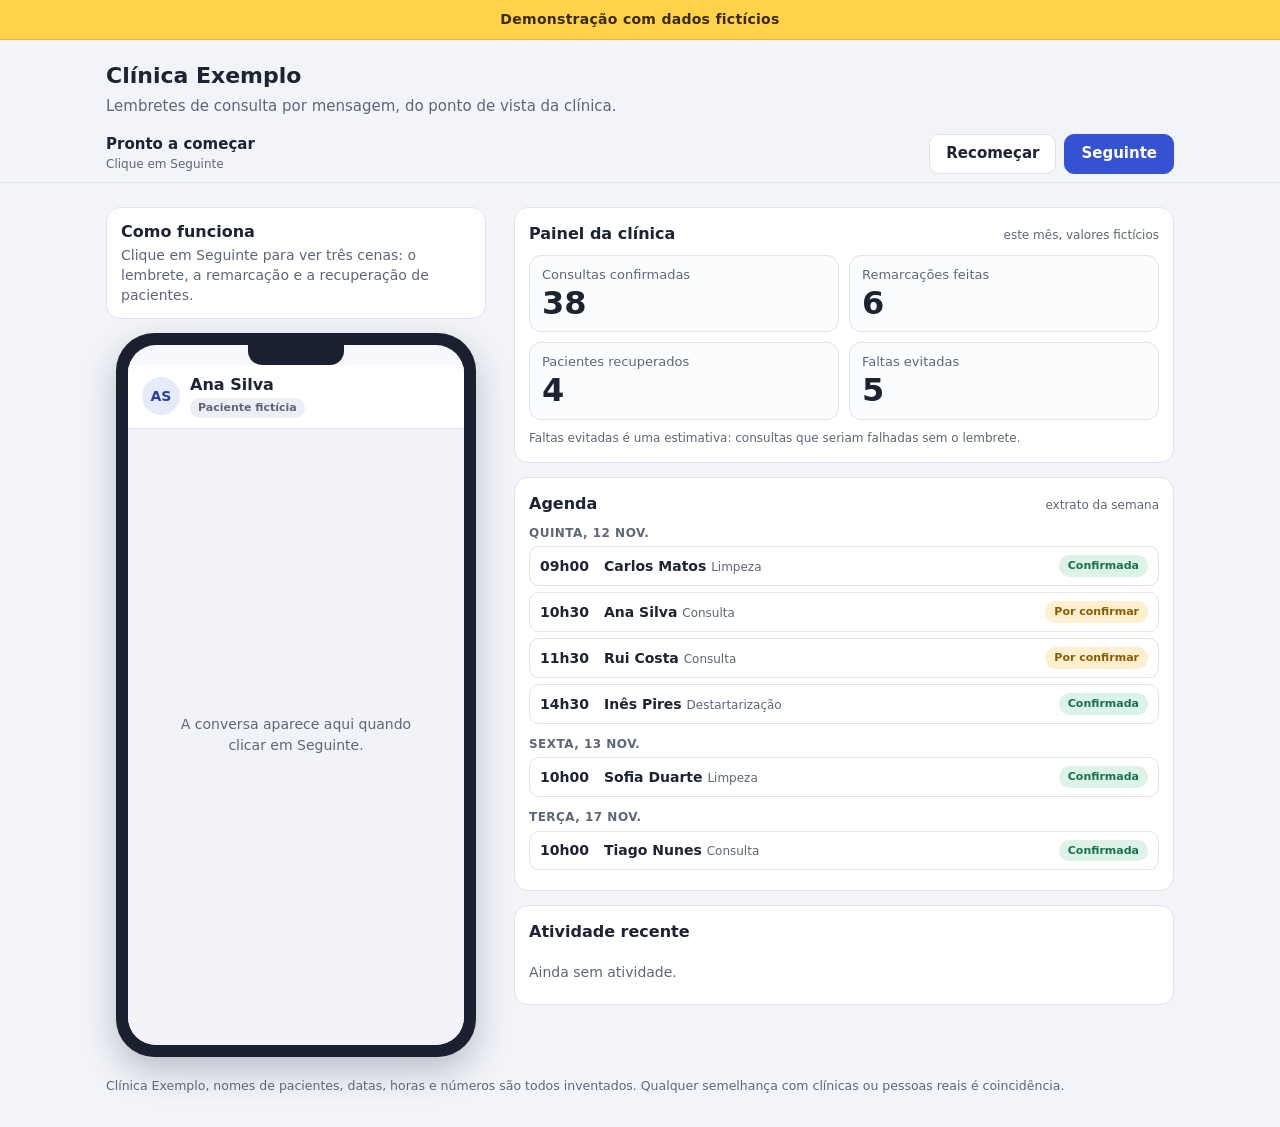
<file: index.html>
<!doctype html>
<html lang="pt-PT">
<head>
<meta charset="utf-8">
<meta name="viewport" content="width=device-width, initial-scale=1">
<title>Clínica Exemplo | Lembretes por mensagem</title>
<meta name="description" content="Demonstração com dados fictícios de um sistema de lembretes de consulta por mensagem.">
<style>
  :root {
    --bg: #f2f4f9;
    --card: #ffffff;
    --text: #1c2333;
    --muted: #5d6679;
    --line: #dfe3ec;
    --primary: #3452d1;
    --primary-dark: #263ea8;
    --primary-soft: #e6ebfc;
    --ok: #17724a;
    --ok-soft: #ddf3e8;
    --warn: #8a5a00;
    --warn-soft: #fdf0cf;
    --free: #5d6679;
    --free-soft: #eceff4;
    --banner: #ffd24a;
    --banner-text: #3a2b00;
    --banner-h: 40px;
    --bar-h: 56px;
  }
  * { box-sizing: border-box; }
  html { scroll-behavior: smooth; }
  body {
    margin: 0;
    background: var(--bg);
    color: var(--text);
    font-family: system-ui, -apple-system, "Segoe UI", Roboto, Helvetica, Arial, sans-serif;
    line-height: 1.45;
    padding-top: var(--banner-h);
    -webkit-text-size-adjust: 100%;
  }

  /* Banner fixo */
  .banner {
    position: fixed; top: 0; left: 0; right: 0; z-index: 30;
    height: var(--banner-h);
    display: flex; align-items: center; justify-content: center;
    background: var(--banner); color: var(--banner-text);
    font-weight: 700; font-size: 14px; letter-spacing: .02em;
    padding: 0 16px; text-align: center;
    border-bottom: 1px solid rgba(0,0,0,.12);
  }

  .intro { max-width: 1100px; margin: 0 auto; padding: 20px 16px 8px; }
  .intro h1 { margin: 0; font-size: 22px; }
  .intro p { margin: 4px 0 0; color: var(--muted); font-size: 15px; }

  /* Barra de controlo */
  .controls {
    position: sticky; top: var(--banner-h); z-index: 20;
    background: rgba(242,244,249,.96);
    backdrop-filter: blur(6px);
    border-bottom: 1px solid var(--line);
  }
  .controls-inner {
    max-width: 1100px; margin: 0 auto; min-height: var(--bar-h);
    padding: 8px 16px; display: flex; align-items: center; justify-content: space-between; gap: 12px;
  }
  .scene-count { font-weight: 700; font-size: 15px; min-width: 0; }
  .scene-count small { display: block; font-weight: 400; color: var(--muted); font-size: 12px; }
  .btns { display: flex; gap: 8px; flex-shrink: 0; }
  button {
    font: inherit; font-weight: 700; font-size: 15px;
    min-height: 40px; padding: 0 16px; border-radius: 10px; cursor: pointer;
    border: 1px solid var(--line); background: var(--card); color: var(--text);
  }
  button.primary { background: var(--primary); border-color: var(--primary); color: #fff; }
  button.primary:hover:not(:disabled) { background: var(--primary-dark); }
  button:disabled { opacity: .45; cursor: not-allowed; }
  button:focus-visible { outline: 3px solid #1b1b1b; outline-offset: 2px; }

  /* Layout */
  .layout {
    max-width: 1100px; margin: 0 auto; padding: 16px;
    display: grid; grid-template-columns: 1fr; gap: 20px;
  }
  @media (min-width: 860px) {
    .layout { grid-template-columns: 380px minmax(0, 1fr); align-items: start; gap: 28px; padding-top: 24px; }
    .panel { position: sticky; top: calc(var(--banner-h) + var(--bar-h) + 16px); }
  }
  .col-phone, .panel { min-width: 0; }

  .scene-card {
    background: var(--card); border: 1px solid var(--line); border-radius: 14px;
    padding: 12px 14px; margin-bottom: 14px; scroll-margin-top: calc(var(--banner-h) + var(--bar-h) + 12px);
  }
  .scene-card h2 { margin: 0 0 2px; font-size: 16px; }
  .scene-card p { margin: 0; color: var(--muted); font-size: 14px; }

  /* Telemóvel */
  .phone {
    width: 100%; max-width: 360px; margin: 0 auto;
    background: #1b2030; border-radius: 38px; padding: 12px;
    box-shadow: 0 14px 34px rgba(20,30,60,.25);
  }
  .screen {
    background: #f7f8fb; border-radius: 28px; overflow: hidden;
    height: 700px; display: flex; flex-direction: column; position: relative;
  }
  .notch { width: 96px; height: 20px; background: #1b2030; border-radius: 0 0 14px 14px; margin: 0 auto; flex-shrink: 0; }
  .chat-head {
    display: flex; align-items: center; gap: 10px;
    padding: 10px 14px; background: #fff; border-bottom: 1px solid var(--line); flex-shrink: 0;
  }
  .avatar {
    width: 38px; height: 38px; border-radius: 50%; flex-shrink: 0;
    background: var(--primary-soft); color: var(--primary-dark);
    display: flex; align-items: center; justify-content: center; font-weight: 700; font-size: 14px;
  }
  .who { min-width: 0; }
  .cname { font-weight: 700; font-size: 16px; line-height: 1.2; overflow-wrap: anywhere; }
  .pill {
    display: inline-block; margin-top: 3px; font-size: 11px; font-weight: 700;
    padding: 2px 8px; border-radius: 999px; background: var(--free-soft); color: var(--free);
  }
  .pill.ok { background: var(--ok-soft); color: var(--ok); }
  .pill.warn { background: var(--warn-soft); color: var(--warn); }
  .pill.info { background: var(--primary-soft); color: var(--primary-dark); }

  .chat {
    flex: 1; overflow-y: auto; padding: 12px 12px 16px;
    display: flex; flex-direction: column; gap: 8px;
    background: #f1f3f8;
  }
  .empty {
    margin: auto; text-align: center; color: var(--muted); font-size: 14px; padding: 0 24px;
  }
  .divider {
    align-self: center; font-size: 11px; color: var(--muted); background: #e2e6ef;
    padding: 3px 10px; border-radius: 999px; text-align: center; max-width: 100%;
  }
  .msg {
    max-width: 84%; padding: 8px 10px 5px; border-radius: 14px; font-size: 14.5px;
    overflow-wrap: anywhere; white-space: pre-line; animation: pop .22s ease-out;
  }
  .msg .who-label { display: block; font-size: 11px; font-weight: 700; margin-bottom: 2px; opacity: .85; }
  .msg time { display: block; text-align: right; font-size: 10.5px; margin-top: 2px; opacity: .75; }
  .msg.clinic { align-self: flex-end; background: var(--primary); color: #fff; border-bottom-right-radius: 4px; }
  .msg.patient { align-self: flex-start; background: #fff; border: 1px solid var(--line); border-bottom-left-radius: 4px; }
  .typing {
    display: inline-flex; gap: 4px; padding: 11px 14px; border-radius: 14px; animation: pop .2s ease-out;
  }
  .typing.clinic { align-self: flex-end; background: var(--primary); }
  .typing.patient { align-self: flex-start; background: #fff; border: 1px solid var(--line); }
  .typing i { width: 6px; height: 6px; border-radius: 50%; background: currentColor; opacity: .4; animation: blink 1s infinite; }
  .typing.clinic i { color: #fff; }
  .typing.patient i { color: var(--muted); }
  .typing i:nth-child(2) { animation-delay: .15s; }
  .typing i:nth-child(3) { animation-delay: .3s; }
  @keyframes blink { 0%, 80%, 100% { opacity: .25; } 40% { opacity: 1; } }
  @keyframes pop { from { opacity: 0; transform: translateY(6px); } to { opacity: 1; transform: none; } }

  /* Painel */
  .panel-card {
    background: var(--card); border: 1px solid var(--line); border-radius: 14px; padding: 14px; margin-bottom: 14px;
    scroll-margin-top: calc(var(--banner-h) + var(--bar-h) + 12px);
  }
  .panel-title { margin: 0 0 10px; font-size: 16px; display: flex; justify-content: space-between; gap: 8px; align-items: baseline; flex-wrap: wrap; }
  .panel-title small { font-weight: 400; color: var(--muted); font-size: 12px; }
  .kpis { display: grid; grid-template-columns: 1fr 1fr; gap: 10px; }
  .kpi { border: 1px solid var(--line); border-radius: 12px; padding: 10px 12px; min-width: 0; background: #fbfcfe; }
  .kpi .label { font-size: 13px; color: var(--muted); }
  .kpi .row { display: flex; align-items: baseline; gap: 8px; flex-wrap: wrap; }
  .kpi .value { font-size: 32px; font-weight: 800; line-height: 1.15; display: inline-block; }
  .kpi .delta { font-size: 12px; font-weight: 700; color: var(--ok); background: var(--ok-soft); padding: 1px 8px; border-radius: 999px; }
  .kpi .delta[hidden] { display: none; }
  .kpi .value.bump { animation: bump .7s ease-out; }
  @keyframes bump { 0% { transform: scale(1); color: var(--text); } 35% { transform: scale(1.18); color: var(--primary); } 100% { transform: scale(1); color: var(--text); } }
  .note { margin: 10px 0 0; font-size: 12px; color: var(--muted); }

  .day { margin: 12px 0 4px; font-size: 12px; font-weight: 700; color: var(--muted); text-transform: uppercase; letter-spacing: .04em; }
  .day:first-child { margin-top: 0; }
  .appt {
    display: grid; grid-template-columns: 54px minmax(0, 1fr) auto; gap: 10px; align-items: center;
    padding: 8px 10px; border: 1px solid var(--line); border-radius: 10px; margin-bottom: 6px; background: #fff;
  }
  .appt .t { font-weight: 700; font-size: 14px; }
  .appt .n { font-size: 14px; font-weight: 600; overflow-wrap: anywhere; }
  .appt .k { font-size: 12px; color: var(--muted); font-weight: 400; }
  .appt.free { border-style: dashed; background: #f8f9fc; }
  .appt.free .n { color: var(--muted); font-weight: 400; }
  .appt.flash { animation: flash 1.6s ease-out; }
  @keyframes flash { 0% { background: #fff3b8; } 100% { background: #fff; } }
  .tag { font-size: 11px; font-weight: 700; padding: 3px 9px; border-radius: 999px; white-space: nowrap; }
  .tag.ok { background: var(--ok-soft); color: var(--ok); }
  .tag.pending { background: var(--warn-soft); color: var(--warn); }
  .tag.free { background: var(--free-soft); color: var(--free); }
  .tag.booked { background: var(--primary-soft); color: var(--primary-dark); }

  .log { list-style: none; margin: 0; padding: 0; }
  .log li { font-size: 14px; padding: 8px 0; border-top: 1px solid var(--line); overflow-wrap: anywhere; animation: pop .25s ease-out; }
  .log li:first-child { border-top: 0; }
  .log .none { color: var(--muted); }

  footer { max-width: 1100px; margin: 0 auto; padding: 4px 16px 32px; color: var(--muted); font-size: 12.5px; }

  @media (max-width: 420px) {
    .scene-count small { display: none; }
    button { padding: 0 14px; }
    .appt { grid-template-columns: 48px minmax(0, 1fr) auto; gap: 8px; padding: 8px; }
  }
  @media (prefers-reduced-motion: reduce) {
    html { scroll-behavior: auto; }
    *, *::before, *::after { animation-duration: .01ms !important; animation-iteration-count: 1 !important; }
  }
</style>
</head>
<body>

<div class="banner" role="note">Demonstração com dados fictícios</div>

<div class="intro">
  <h1>Clínica Exemplo</h1>
  <p>Lembretes de consulta por mensagem, do ponto de vista da clínica.</p>
</div>

<div class="controls">
  <div class="controls-inner">
    <div class="scene-count" id="sceneCount">Pronto a começar<small id="sceneName">Clique em Seguinte</small></div>
    <div class="btns">
      <button type="button" id="resetBtn">Recomeçar</button>
      <button type="button" id="nextBtn" class="primary">Seguinte</button>
    </div>
  </div>
</div>

<main class="layout">
  <section class="col-phone" aria-label="Conversa de demonstração">
    <div class="scene-card" id="sceneCard">
      <h2 id="capTitle">Como funciona</h2>
      <p id="capText">Clique em Seguinte para ver três cenas: o lembrete, a remarcação e a recuperação de pacientes.</p>
    </div>
    <div class="phone">
      <div class="screen">
        <div class="notch"></div>
        <div class="chat-head">
          <div class="avatar" id="avatar">AS</div>
          <div class="who">
            <div class="cname" id="cname">Ana Silva</div>
            <span class="pill" id="statusPill">Paciente fictícia</span>
          </div>
        </div>
        <div class="chat" id="chat" aria-live="polite">
          <div class="empty" id="empty">A conversa aparece aqui quando clicar em Seguinte.</div>
        </div>
      </div>
    </div>
  </section>

  <section class="panel" aria-label="Painel da clínica" id="panel">
    <div class="panel-card">
      <h2 class="panel-title">Painel da clínica <small>este mês, valores fictícios</small></h2>
      <div class="kpis">
        <div class="kpi"><div class="label">Consultas confirmadas</div><div class="row"><span class="value" id="v-confirmed">38</span><span class="delta" id="d-confirmed" hidden>+1</span></div></div>
        <div class="kpi"><div class="label">Remarcações feitas</div><div class="row"><span class="value" id="v-resched">6</span><span class="delta" id="d-resched" hidden>+1</span></div></div>
        <div class="kpi"><div class="label">Pacientes recuperados</div><div class="row"><span class="value" id="v-recovered">4</span><span class="delta" id="d-recovered" hidden>+1</span></div></div>
        <div class="kpi"><div class="label">Faltas evitadas</div><div class="row"><span class="value" id="v-avoided">5</span><span class="delta" id="d-avoided" hidden>+1</span></div></div>
      </div>
      <p class="note">Faltas evitadas é uma estimativa: consultas que seriam falhadas sem o lembrete.</p>
    </div>

    <div class="panel-card">
      <h2 class="panel-title">Agenda <small>extrato da semana</small></h2>
      <div id="agenda"></div>
    </div>

    <div class="panel-card">
      <h2 class="panel-title">Atividade recente</h2>
      <ul class="log" id="log"><li class="none">Ainda sem atividade.</li></ul>
    </div>
  </section>
</main>

<footer>
  Clínica Exemplo, nomes de pacientes, datas, horas e números são todos inventados. Qualquer semelhança com clínicas ou pessoas reais é coincidência.
</footer>

<script>
(function () {
  'use strict';

  var $ = function (s) { return document.querySelector(s); };
  var chat = $('#chat'), nextBtn = $('#nextBtn'), resetBtn = $('#resetBtn');
  var reduced = window.matchMedia('(prefers-reduced-motion: reduce)').matches;
  var speed = reduced ? 0.15 : 1;

  var DAYS = { 12: 'Quinta, 12 nov.', 13: 'Sexta, 13 nov.', 17: 'Terça, 17 nov.' };
  var STATUS = { ok: 'Confirmada', pending: 'Por confirmar', free: 'Livre', booked: 'Marcada' };

  var state, token = 0, current = 0, busy = false;

  function freshState() {
    return {
      kpi: { confirmed: 38, resched: 6, recovered: 4, avoided: 5 },
      agenda: [
        { id: 'carlos', d: 12, t: '09h00', n: 'Carlos Matos', k: 'Limpeza', s: 'ok' },
        { id: 'ana', d: 12, t: '10h30', n: 'Ana Silva', k: 'Consulta', s: 'pending' },
        { id: 'rui', d: 12, t: '11h30', n: 'Rui Costa', k: 'Consulta', s: 'pending' },
        { id: 'ines', d: 12, t: '14h30', n: 'Inês Pires', k: 'Destartarização', s: 'ok' },
        { id: 'sofia', d: 13, t: '10h00', n: 'Sofia Duarte', k: 'Limpeza', s: 'ok' },
        { id: 'tiago', d: 17, t: '10h00', n: 'Tiago Nunes', k: 'Consulta', s: 'ok' }
      ],
      log: [],
      flash: null
    };
  }

  /* Painel */
  function renderAgenda() {
    var rows = state.agenda.slice().sort(function (a, b) { return a.d - b.d || (a.t < b.t ? -1 : 1); });
    var html = '', lastDay = null;
    rows.forEach(function (r) {
      if (r.d !== lastDay) { html += '<div class="day">' + DAYS[r.d] + '</div>'; lastDay = r.d; }
      html += '<div class="appt ' + (r.s === 'free' ? 'free ' : '') + (state.flash === r.id ? 'flash' : '') + '">' +
        '<span class="t">' + r.t + '</span>' +
        '<span class="n">' + r.n + (r.k ? ' <span class="k">' + r.k + '</span>' : '') + '</span>' +
        '<span class="tag ' + r.s + '">' + STATUS[r.s] + '</span></div>';
    });
    $('#agenda').innerHTML = html;
  }
  function renderLog() {
    $('#log').innerHTML = state.log.length
      ? state.log.map(function (l) { return '<li>' + l + '</li>'; }).join('')
      : '<li class="none">Ainda sem atividade.</li>';
  }
  function renderKpis() {
    ['confirmed', 'resched', 'recovered', 'avoided'].forEach(function (k) {
      $('#v-' + k).textContent = state.kpi[k];
      $('#d-' + k).hidden = true;
    });
  }
  function bump(k, by) {
    state.kpi[k] += by;
    var v = $('#v-' + k), d = $('#d-' + k);
    v.textContent = state.kpi[k];
    d.textContent = '+' + by;
    d.hidden = false;
    v.classList.remove('bump'); void v.offsetWidth; v.classList.add('bump');
  }
  function clearDeltas() {
    ['confirmed', 'resched', 'recovered', 'avoided'].forEach(function (k) { $('#d-' + k).hidden = true; });
    state.flash = null;
  }
  function row(id) { return state.agenda.filter(function (r) { return r.id === id; })[0]; }
  function addLog(text) { state.log.unshift(text); renderLog(); }

  /* Cenas */
  var scenes = [
    {
      name: 'Lembrete',
      title: 'Cena 1: lembrete 48 horas antes',
      text: 'A clínica envia o lembrete automaticamente. A paciente responde 1 e a consulta fica confirmada.',
      done: 'A consulta da Ana ficou confirmada, sem qualquer telefonema da receção.',
      contact: { name: 'Ana Silva', ini: 'AS', status: 'Por confirmar', tone: 'warn' },
      steps: [
        { k: 'divider', text: 'Terça, 10 nov. · 48 horas antes da consulta' },
        { k: 'msg', from: 'clinic', time: '10:30', text: 'Olá Ana, lembramos a sua consulta de dia 12 de novembro às 10h30. Responda 1 para confirmar ou 2 para remarcar.' },
        { k: 'msg', from: 'patient', time: '10:42', text: '1' },
        { k: 'status', text: 'Confirmada', tone: 'ok' },
        { k: 'panel', fn: function () {
            row('ana').s = 'ok'; state.flash = 'ana'; renderAgenda();
            bump('confirmed', 1);
            addLog('Ana Silva confirmou a consulta de dia 12 às 10h30.');
        } },
        { k: 'msg', from: 'clinic', time: '10:42', text: 'Obrigado, Ana! A sua consulta está confirmada. Até dia 12.' }
      ]
    },
    {
      name: 'Remarcação',
      title: 'Cena 2: remarcação',
      text: 'O Rui não pode ir. Responde 2, o sistema propõe três horários livres e ele escolhe um. A agenda atualiza sozinha.',
      done: 'O horário de quinta ficou livre para outro paciente e o Rui não faltou.',
      contact: { name: 'Rui Costa', ini: 'RC', status: 'Por confirmar', tone: 'warn' },
      steps: [
        { k: 'divider', text: 'Terça, 10 nov. · 48 horas antes da consulta' },
        { k: 'msg', from: 'clinic', time: '11:00', text: 'Olá Rui, lembramos a sua consulta de dia 12 de novembro às 11h30. Responda 1 para confirmar ou 2 para remarcar.' },
        { k: 'msg', from: 'patient', time: '11:06', text: '2' },
        { k: 'status', text: 'A remarcar', tone: 'info' },
        { k: 'msg', from: 'clinic', time: '11:06', text: 'Sem problema, Rui. Estes horários estão livres:\n1. Sexta, dia 13, às 09h00\n2. Sexta, dia 13, às 15h30\n3. Segunda, dia 16, às 11h00\nResponda 1, 2 ou 3.' },
        { k: 'msg', from: 'patient', time: '11:08', text: '2' },
        { k: 'status', text: 'Remarcada', tone: 'ok' },
        { k: 'panel', fn: function () {
            var r = row('rui'); r.s = 'free'; r.n = 'Horário livre'; r.k = '';
            state.agenda.push({ id: 'rui2', d: 13, t: '15h30', n: 'Rui Costa', k: 'Consulta', s: 'ok' });
            state.flash = 'rui2'; renderAgenda();
            bump('resched', 1); bump('confirmed', 1); bump('avoided', 1);
            addLog('Rui Costa remarcou para sexta, dia 13 às 15h30. O horário de quinta ficou livre.');
        } },
        { k: 'msg', from: 'clinic', time: '11:08', text: 'Remarcado! A sua nova consulta é na sexta, dia 13 de novembro, às 15h30. Até lá!' }
      ]
    },
    {
      name: 'Recuperação',
      title: 'Cena 3: recuperação de pacientes',
      text: 'A Marta não vem há 8 meses. A clínica convida-a a marcar uma revisão e ela aceita.',
      done: 'Uma paciente que tinha deixado de vir tem outra vez consulta marcada.',
      contact: { name: 'Marta Lopes', ini: 'ML', status: 'Inativa há 8 meses', tone: 'warn' },
      steps: [
        { k: 'divider', text: 'Quarta, 11 nov. · campanha de revisão' },
        { k: 'msg', from: 'clinic', time: '15:00', text: 'Olá Marta, já passaram 8 meses desde a sua última visita à Clínica Exemplo. Que tal marcarmos uma consulta de revisão? Temos terça, dia 17, às 17h00. Quer que reservemos?' },
        { k: 'msg', from: 'patient', time: '15:21', text: 'Sim, por favor!' },
        { k: 'status', text: 'Consulta marcada', tone: 'ok' },
        { k: 'panel', fn: function () {
            state.agenda.push({ id: 'marta', d: 17, t: '17h00', n: 'Marta Lopes', k: 'Revisão', s: 'booked' });
            state.flash = 'marta'; renderAgenda();
            bump('recovered', 1);
            addLog('Marta Lopes aceitou a revisão de dia 17 às 17h00. Paciente recuperada.');
        } },
        { k: 'msg', from: 'clinic', time: '15:21', text: 'Reservado, Marta! Terça, dia 17 de novembro, às 17h00. Enviamos um lembrete 48 horas antes.' }
      ]
    }
  ];

  /* Chat */
  function setContact(c) {
    $('#cname').textContent = c.name;
    $('#avatar').textContent = c.ini;
    setStatus(c.status, c.tone);
  }
  function setStatus(text, tone) {
    var p = $('#statusPill');
    p.textContent = text;
    p.className = 'pill' + (tone ? ' ' + tone : '');
  }
  function scrollChat() { chat.scrollTop = chat.scrollHeight; }
  function clearEmpty() { var e = $('#empty'); if (e) e.remove(); }
  function addDivider(text) {
    clearEmpty();
    var d = document.createElement('div'); d.className = 'divider'; d.textContent = text;
    chat.appendChild(d); scrollChat();
  }
  function addTyping(from) {
    clearEmpty();
    var t = document.createElement('div'); t.className = 'typing ' + from;
    t.innerHTML = '<i></i><i></i><i></i>';
    chat.appendChild(t); scrollChat();
    return t;
  }
  function addMsg(from, text, time) {
    clearEmpty();
    var m = document.createElement('div'); m.className = 'msg ' + from;
    if (from === 'clinic') {
      var l = document.createElement('span'); l.className = 'who-label'; l.textContent = 'Clínica Exemplo';
      m.appendChild(l);
    }
    m.appendChild(document.createTextNode(text));
    var tm = document.createElement('time'); tm.textContent = time;
    m.appendChild(tm);
    chat.appendChild(m); scrollChat();
  }

  function wait(ms, tok) {
    return new Promise(function (res) { setTimeout(function () { res(tok === token); }, ms * speed); });
  }
  function isNarrow() { return window.matchMedia('(max-width: 859px)').matches; }
  function goTo(sel) {
    if (isNarrow()) { $(sel).scrollIntoView({ behavior: reduced ? 'auto' : 'smooth', block: 'start' }); }
  }

  function updateControls() {
    nextBtn.disabled = busy || current >= scenes.length;
    nextBtn.textContent = 'Seguinte';
    resetBtn.disabled = false;
  }

  async function play(i) {
    var tok = ++token, sc = scenes[i];
    busy = true; updateControls();
    clearDeltas();
    chat.innerHTML = '';
    setContact(sc.contact);
    $('#sceneCount').firstChild.nodeValue = 'Cena ' + (i + 1) + ' de ' + scenes.length;
    $('#sceneName').textContent = sc.name;
    $('#capTitle').textContent = sc.title;
    $('#capText').textContent = sc.text;
    goTo('#sceneCard');

    for (var s = 0; s < sc.steps.length; s++) {
      var st = sc.steps[s];
      if (st.k === 'divider') {
        addDivider(st.text);
        if (!(await wait(500, tok))) return;
      } else if (st.k === 'msg') {
        var ty = addTyping(st.from);
        if (!(await wait(st.from === 'clinic' ? 800 : 1000, tok))) return;
        ty.remove();
        addMsg(st.from, st.text, st.time);
        if (!(await wait(700, tok))) return;
      } else if (st.k === 'status') {
        setStatus(st.text, st.tone);
        if (!(await wait(500, tok))) return;
      } else if (st.k === 'panel') {
        st.fn();
        if (!(await wait(900, tok))) return;
      }
    }
    $('#capText').textContent = sc.done;
    current = i + 1; busy = false; updateControls();
    if (current >= scenes.length) { $('#sceneName').textContent = 'Fim. Clique em Recomeçar'; }
    if (!(await wait(500, tok))) return;
    goTo('#panel');
  }

  function reset() {
    token++; busy = false; current = 0;
    state = freshState();
    chat.innerHTML = '<div class="empty" id="empty">A conversa aparece aqui quando clicar em Seguinte.</div>';
    setContact({ name: 'Ana Silva', ini: 'AS', status: 'Paciente fictícia', tone: '' });
    $('#sceneCount').firstChild.nodeValue = 'Pronto a começar';
    $('#sceneName').textContent = 'Clique em Seguinte';
    $('#capTitle').textContent = 'Como funciona';
    $('#capText').textContent = 'Clique em Seguinte para ver três cenas: o lembrete, a remarcação e a recuperação de pacientes.';
    renderKpis(); renderAgenda(); renderLog(); updateControls();
    window.scrollTo({ top: 0, behavior: reduced ? 'auto' : 'smooth' });
  }

  nextBtn.addEventListener('click', function () { if (!busy && current < scenes.length) { play(current); } });
  resetBtn.addEventListener('click', reset);

  reset();
  window.scrollTo(0, 0);
})();
</script>
</body>
</html>
</file>
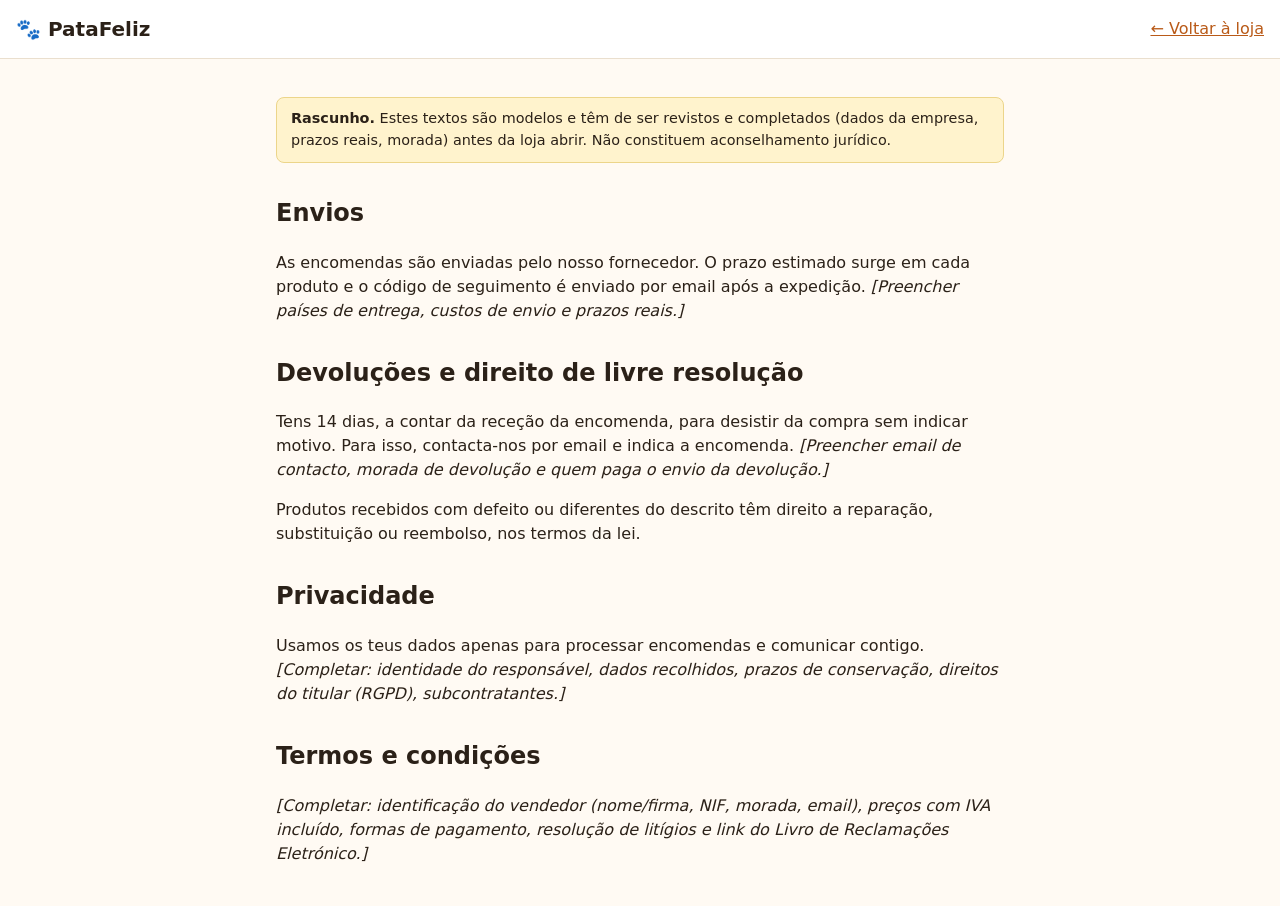
<file: politicas.html>
<!doctype html>
<html lang="pt-PT">
<head>
  <meta charset="utf-8">
  <meta name="viewport" content="width=device-width, initial-scale=1">
  <title>Políticas | PataFeliz</title>
  <link rel="stylesheet" href="styles.css">
</head>
<body>
  <header class="header"><a class="logo" href="index.html">🐾 PataFeliz</a><a href="index.html">← Voltar à loja</a></header>
  <main class="legal">
    <p class="todo"><strong>Rascunho.</strong> Estes textos são modelos e têm de ser revistos e completados (dados da empresa, prazos reais, morada) antes da loja abrir. Não constituem aconselhamento jurídico.</p>

    <h2 id="envios">Envios</h2>
    <p>As encomendas são enviadas pelo nosso fornecedor. O prazo estimado surge em cada produto e o código de seguimento é enviado por email após a expedição. <em>[Preencher países de entrega, custos de envio e prazos reais.]</em></p>

    <h2 id="devolucoes">Devoluções e direito de livre resolução</h2>
    <p>Tens 14 dias, a contar da receção da encomenda, para desistir da compra sem indicar motivo. Para isso, contacta-nos por email e indica a encomenda. <em>[Preencher email de contacto, morada de devolução e quem paga o envio da devolução.]</em></p>
    <p>Produtos recebidos com defeito ou diferentes do descrito têm direito a reparação, substituição ou reembolso, nos termos da lei.</p>

    <h2 id="privacidade">Privacidade</h2>
    <p>Usamos os teus dados apenas para processar encomendas e comunicar contigo. <em>[Completar: identidade do responsável, dados recolhidos, prazos de conservação, direitos do titular (RGPD), subcontratantes.]</em></p>

    <h2 id="termos">Termos e condições</h2>
    <p><em>[Completar: identificação do vendedor (nome/firma, NIF, morada, email), preços com IVA incluído, formas de pagamento, resolução de litígios e link do Livro de Reclamações Eletrónico.]</em></p>
  </main>
</body>
</html>
</file>
<file: styles.css>
:root {
  --bg: #fffaf3;
  --ink: #2b2118;
  --muted: #6f6256;
  --brand: #e2762b;
  --brand-dark: #b95a18;
  --card: #ffffff;
  --line: #eadfce;
  --radius: 14px;
}
* { box-sizing: border-box; }
body {
  margin: 0;
  font-family: system-ui, -apple-system, "Segoe UI", Roboto, sans-serif;
  background: var(--bg);
  color: var(--ink);
  line-height: 1.5;
}
a { color: var(--brand-dark); }
.topbar { background: var(--ink); color: #fff; text-align: center; padding: 8px 16px; font-size: .85rem; }
.header {
  display: flex; align-items: center; justify-content: space-between; gap: 16px;
  padding: 14px 16px; border-bottom: 1px solid var(--line); background: #fff;
  position: sticky; top: 0; z-index: 10;
}
.logo { font-weight: 800; font-size: 1.25rem; text-decoration: none; color: var(--ink); }
.header nav { display: flex; gap: 16px; }
.header nav a { text-decoration: none; color: var(--muted); }
.cart-btn, .btn {
  background: var(--brand); color: #fff; border: 0; border-radius: 999px;
  padding: 10px 20px; font-size: 1rem; font-weight: 600; cursor: pointer; text-decoration: none; display: inline-block;
}
.cart-btn:hover, .btn:hover { background: var(--brand-dark); }
main { max-width: 1080px; margin: 0 auto; padding: 0 16px; }
.hero { display: grid; grid-template-columns: 1.4fr 1fr; align-items: center; gap: 24px; padding: 48px 0; }
.hero h1 { font-size: clamp(1.8rem, 5vw, 2.8rem); line-height: 1.15; margin: 0 0 12px; }
.hero p { color: var(--muted); font-size: 1.1rem; margin: 0 0 20px; }
.hero-art { font-size: 8rem; text-align: center; background: #fdebd6; border-radius: var(--radius); padding: 24px; }
.benefits { display: grid; grid-template-columns: repeat(3, 1fr); gap: 12px; margin-bottom: 32px; }
.benefits div { background: var(--card); border: 1px solid var(--line); border-radius: var(--radius); padding: 14px; display: flex; flex-direction: column; }
.benefits span { color: var(--muted); font-size: .9rem; }
.section { padding: 24px 0; }
.section h2 { margin: 0 0 16px; }
.grid { display: grid; grid-template-columns: repeat(auto-fill, minmax(260px, 1fr)); gap: 16px; }
.card { background: var(--card); border: 1px solid var(--line); border-radius: var(--radius); overflow: hidden; display: flex; flex-direction: column; }
.card-img { background: #fdebd6; font-size: 4.5rem; text-align: center; padding: 28px 0; }
.card-body { padding: 16px; display: flex; flex-direction: column; gap: 8px; flex: 1; }
.card h3 { margin: 0; }
.card p { margin: 0; color: var(--muted); font-size: .95rem; }
.card ul { margin: 0; padding-left: 18px; color: var(--muted); font-size: .9rem; }
.price { font-size: 1.3rem; font-weight: 800; margin-top: auto; }
.ship { font-size: .8rem; color: var(--muted); }
select { padding: 8px; border-radius: 8px; border: 1px solid var(--line); font-size: .95rem; }
.pack { background: #fdebd6; border-radius: var(--radius); padding: 28px; margin: 16px 0; }
.pack-price { font-size: 1.2rem; }
.pack-price span { text-decoration: line-through; color: var(--muted); margin-right: 8px; }
details { background: var(--card); border: 1px solid var(--line); border-radius: 10px; padding: 12px 16px; margin-bottom: 8px; }
summary { cursor: pointer; font-weight: 600; }
.footer { background: var(--ink); color: #fff; padding: 28px 16px; margin-top: 40px; display: grid; gap: 16px; text-align: center; }
.footer a { color: #fff; margin: 0 10px; }
.footer p { margin: 4px 0 0; color: #cbbfae; }
.footer small { color: #cbbfae; }
.overlay { position: fixed; inset: 0; background: rgba(0,0,0,.4); display: none; z-index: 20; }
.overlay.open { display: block; }
.drawer {
  position: fixed; top: 0; right: 0; height: 100%; width: min(400px, 100%); background: #fff;
  transform: translateX(100%); transition: transform .25s; z-index: 30; display: flex; flex-direction: column;
}
.drawer.open { transform: none; }
.drawer-head { display: flex; justify-content: space-between; align-items: center; padding: 16px; border-bottom: 1px solid var(--line); }
.drawer-head h3 { margin: 0; }
.drawer-head button { background: none; border: 0; font-size: 1.2rem; cursor: pointer; }
#cartItems { flex: 1; overflow: auto; padding: 16px; }
.cart-line { display: flex; justify-content: space-between; gap: 8px; padding: 10px 0; border-bottom: 1px solid var(--line); }
.cart-line small { color: var(--muted); display: block; }
.cart-line button { background: none; border: 0; color: var(--brand-dark); cursor: pointer; }
.drawer-foot { padding: 16px; border-top: 1px solid var(--line); display: grid; gap: 8px; }
.drawer-foot small { color: var(--muted); }
.legal { max-width: 760px; margin: 0 auto; padding: 24px 16px; }
.legal h2 { margin-top: 32px; }
.todo { background: #fff3cd; border: 1px solid #ecd58a; padding: 10px 14px; border-radius: 8px; font-size: .9rem; }
@media (max-width: 720px) {
  .hero { grid-template-columns: 1fr; padding: 28px 0; }
  .hero-art { font-size: 5rem; }
  .benefits { grid-template-columns: 1fr; }
  .header nav { display: none; }
}
</file>
